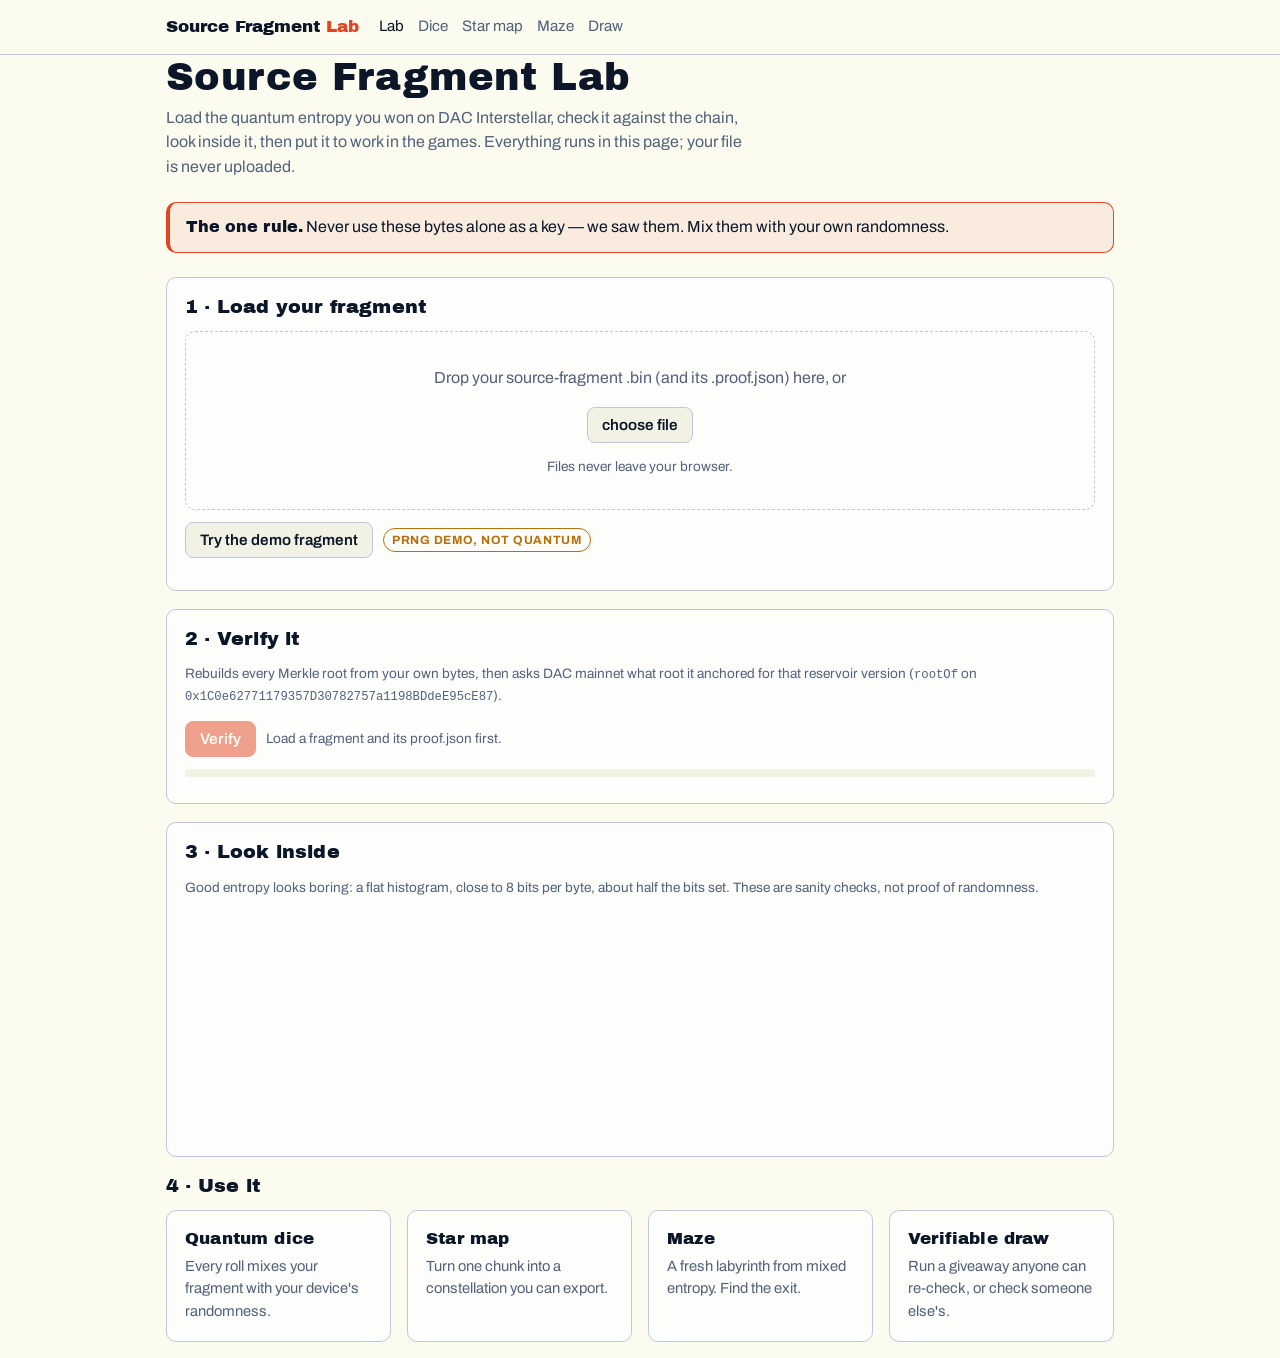
<file: web/index.html>
<!doctype html>
<html lang="en">
<head>
  <meta charset="utf-8">
  <meta name="viewport" content="width=device-width, initial-scale=1">
  <title>Source Fragment Lab</title>
  <meta name="description" content="Verify and explore a Source Fragment — quantum entropy won on DAC Interstellar — entirely in your browser.">
  <link rel="stylesheet" href="assets/style.css">
</head>
<body>
  <main class="wrap">
    <h1>Source Fragment Lab</h1>
    <p class="lede">Load the quantum entropy you won on DAC Interstellar, check it against the chain, look inside it, then put it to work in the games. Everything runs in this page; your file is never uploaded.</p>
    <p class="rule"><strong>The one rule.</strong> <span id="rule"></span></p>

    <section class="card">
      <h2>1 · Load your fragment</h2>
      <div id="loader"></div>
      <div id="status" style="margin-top:12px"></div>
    </section>

    <section class="card" id="verify-card">
      <h2>2 · Verify it</h2>
      <p class="small muted">Rebuilds every Merkle root from your own bytes, then asks DAC mainnet what root it anchored for that reservoir version (<code>rootOf</code> on <code id="anchor"></code>).</p>
      <div class="row"><button class="primary" id="verify" disabled>Verify</button><span id="verify-note" class="small muted">Load a fragment and its proof.json first.</span></div>
      <div class="meter" style="margin-top:12px"><div id="verify-bar"></div></div>
      <ul class="status-list" id="verify-out" style="margin-top:8px"></ul>
    </section>

    <section class="card">
      <h2>3 · Look inside</h2>
      <p class="small muted">Good entropy looks boring: a flat histogram, close to 8 bits per byte, about half the bits set. These are sanity checks, not proof of randomness.</p>
      <canvas id="histogram" width="768" height="180" aria-label="Byte value histogram"></canvas>
      <div class="grid" id="stats" style="margin-top:14px"></div>
    </section>

    <section>
      <h2>4 · Use it</h2>
      <div class="grid games">
        <a class="card" href="dice.html"><h3>Quantum dice</h3><p>Every roll mixes your fragment with your device's randomness.</p></a>
        <a class="card" href="starmap.html"><h3>Star map</h3><p>Turn one chunk into a constellation you can export.</p></a>
        <a class="card" href="maze.html"><h3>Maze</h3><p>A fresh labyrinth from mixed entropy. Find the exit.</p></a>
        <a class="card" href="draw.html"><h3>Verifiable draw</h3><p>Run a giveaway anyone can re-check, or check someone else's.</p></a>
      </div>
    </section>
  </main>
  <script type="module" src="pages/lab.js"></script>
</body>
</html>
</file>
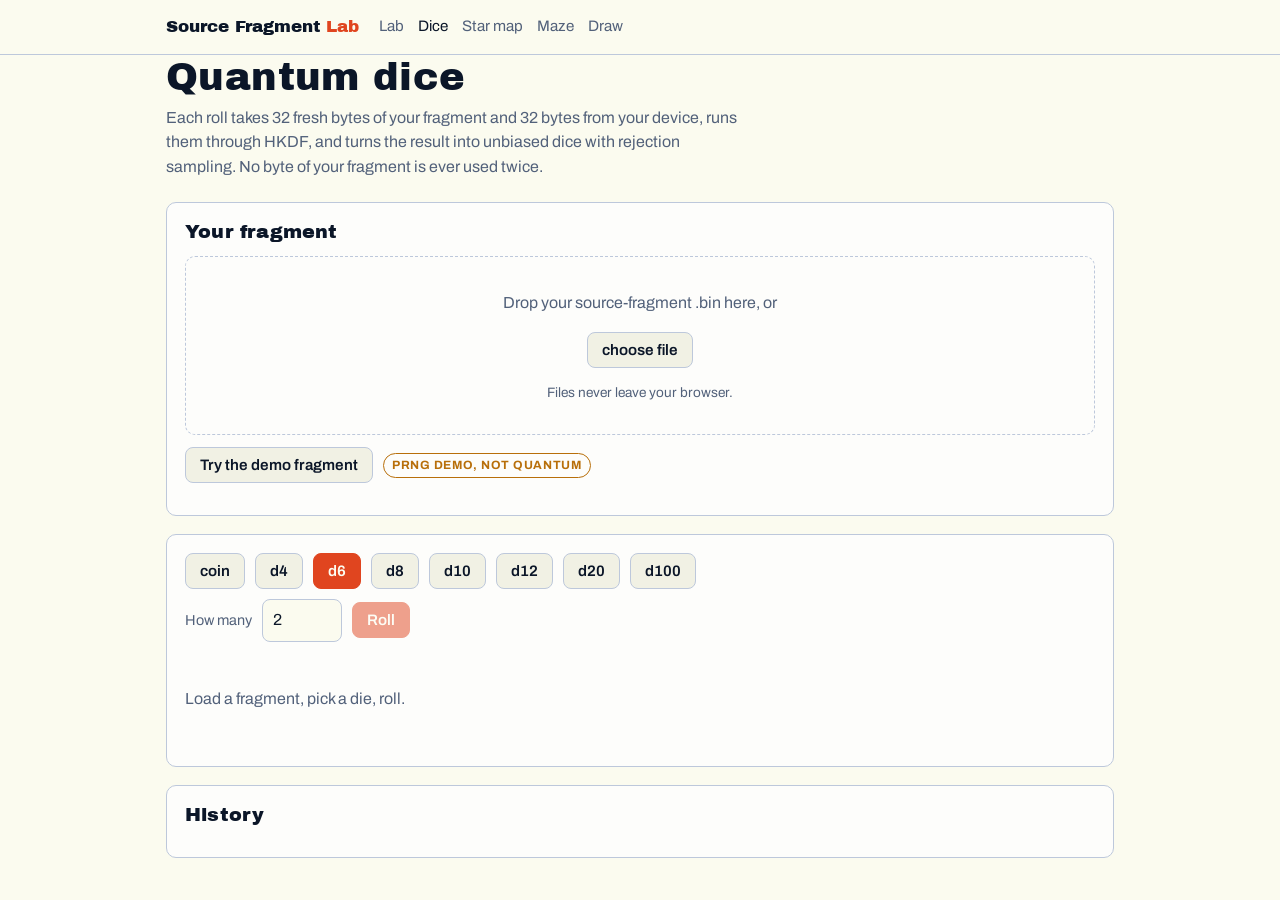
<file: web/dice.html>
<!doctype html>
<html lang="en">
<head>
  <meta charset="utf-8">
  <meta name="viewport" content="width=device-width, initial-scale=1">
  <title>Quantum Dice</title>
  <meta name="description" content="Dice and coins rolled from your Source Fragment mixed with your device's randomness.">
  <link rel="stylesheet" href="assets/style.css">
  <style>
    .tray { display: flex; flex-wrap: wrap; gap: 12px; min-height: 96px; align-items: center; }
    .die {
      width: 78px; height: 78px; border-radius: 14px; display: grid; place-items: center;
      background: var(--surface-2); border: 1px solid var(--border); position: relative;
      font-family: var(--font-display); font-size: 1.8rem;
    }
    .die small { position: absolute; top: 5px; left: 8px; font: 600 0.7rem var(--font-body); color: var(--muted); }
    .die.coin { border-radius: 50%; font-size: 1rem; text-transform: uppercase; }
    .die.max { border-color: var(--accent); color: var(--accent); }
    .die.rolling { animation: tumble 0.55s cubic-bezier(.3,1.4,.5,1); }
    @keyframes tumble {
      0% { transform: rotate(-200deg) scale(0.4); opacity: 0; }
      100% { transform: rotate(0) scale(1); opacity: 1; }
    }
    .kinds button[aria-pressed='true'] { background: var(--accent); color: var(--accent-text); border-color: var(--accent); }
    #history li { font-family: var(--font-mono); font-size: 0.85rem; }
  </style>
</head>
<body>
  <main class="wrap">
    <h1>Quantum dice</h1>
    <p class="lede">Each roll takes 32 fresh bytes of your fragment and 32 bytes from your device, runs them through HKDF, and turns the result into unbiased dice with rejection sampling. No byte of your fragment is ever used twice.</p>

    <section class="card" id="load-card">
      <h2>Your fragment</h2>
      <div id="loader"></div>
      <div id="status" style="margin-top:12px"></div>
    </section>

    <section class="card stack">
      <div class="row kinds" id="kinds" role="group" aria-label="Die"></div>
      <div class="row">
        <label for="count">How many</label>
        <input id="count" type="number" min="1" max="20" value="2" style="width:5rem">
        <button class="primary" id="roll" disabled>Roll</button>
        <span id="total" class="stat"></span>
      </div>
      <div class="tray" id="tray" aria-live="polite"><p class="muted">Load a fragment, pick a die, roll.</p></div>
    </section>

    <section class="card">
      <h2>History</h2>
      <ol id="history" class="small" reversed></ol>
    </section>
  </main>
  <script type="module" src="pages/dice.js"></script>
</body>
</html>
</file>
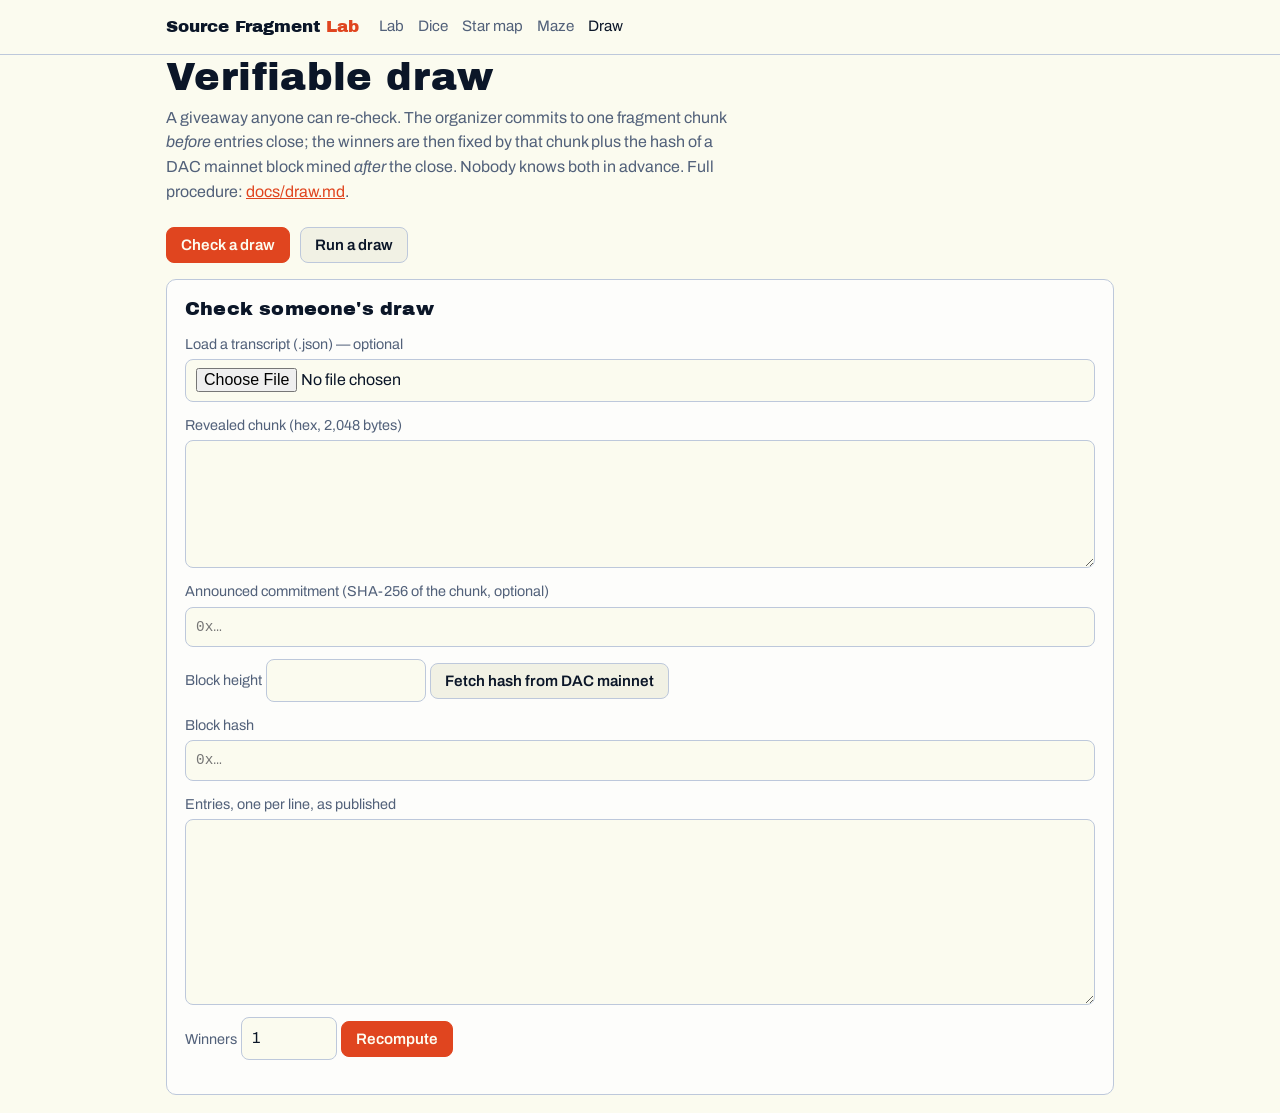
<file: web/draw.html>
<!doctype html>
<html lang="en">
<head>
  <meta charset="utf-8">
  <meta name="viewport" content="width=device-width, initial-scale=1">
  <title>Verifiable Draw</title>
  <meta name="description" content="Run or check a giveaway draw from a committed Source Fragment chunk and a future DAC block hash.">
  <link rel="stylesheet" href="assets/style.css">
  <style>
    .tabs button[aria-selected='true'] { background: var(--accent); color: var(--accent-text); border-color: var(--accent); }
    .field { display: grid; gap: 4px; margin-bottom: 12px; }
    #winners li, #run-winners li { font-family: var(--font-display); font-size: 1.1rem; }
    .kv { display: grid; grid-template-columns: max-content minmax(0, 1fr); gap: 4px 12px; font-size: 0.88rem; }
    .kv dt { color: var(--muted); } .kv dd { margin: 0; }
  </style>
</head>
<body>
  <main class="wrap">
    <h1>Verifiable draw</h1>
    <p class="lede">A giveaway anyone can re-check. The organizer commits to one fragment chunk <em>before</em> entries close; the winners are then fixed by that chunk plus the hash of a DAC mainnet block mined <em>after</em> the close. Nobody knows both in advance. Full procedure: <a href="https://github.com/dacblockchain/source-fragment-lab/blob/main/docs/draw.md">docs/draw.md</a>.</p>
    <div class="row tabs" role="tablist" style="margin-bottom:16px">
      <button role="tab" aria-selected="true" data-tab="verify">Check a draw</button>
      <button role="tab" aria-selected="false" data-tab="run">Run a draw</button>
    </div>

    <section class="card" id="tab-verify">
      <h2>Check someone's draw</h2>
      <div class="field"><label for="v-transcript">Load a transcript (.json) — optional</label><input id="v-transcript" type="file" accept=".json,application/json"></div>
      <div class="field"><label for="v-chunk">Revealed chunk (hex, 2,048 bytes)</label><textarea id="v-chunk" rows="4" spellcheck="false"></textarea></div>
      <div class="field"><label for="v-commit">Announced commitment (SHA-256 of the chunk, optional)</label><input id="v-commit" class="mono" spellcheck="false" placeholder="0x…"></div>
      <div class="row field">
        <label for="v-height">Block height</label><input id="v-height" type="number" min="0" style="width:10rem">
        <button id="v-fetch" type="button">Fetch hash from DAC mainnet</button>
      </div>
      <div class="field"><label for="v-hash">Block hash</label><input id="v-hash" class="mono" spellcheck="false" placeholder="0x…"></div>
      <div class="field"><label for="v-entries">Entries, one per line, as published</label><textarea id="v-entries" rows="8"></textarea></div>
      <div class="row field"><label for="v-k">Winners</label><input id="v-k" type="number" min="1" value="1" style="width:6rem"><button class="primary" id="v-run" type="button">Recompute</button></div>
      <ul class="status-list" id="v-out"></ul>
      <ol id="winners"></ol>
    </section>

    <section class="card" id="tab-run" hidden>
      <h2>Run your own draw</h2>
      <div id="loader"></div>
      <div id="status" style="margin-top:12px"></div>
      <h3 style="margin-top:20px">Step 1 · Reserve a chunk and announce it</h3>
      <p class="small muted">Reserves the next whole unused chunk of your fragment. It will become public when you reveal it, so it is marked used and never feeds a secret.</p>
      <button id="r-reserve" disabled>Reserve chunk</button>
      <dl class="kv" id="r-announce" style="margin-top:12px"></dl>
      <h3 style="margin-top:20px">Step 2 · After entries close and block H is mined</h3>
      <div class="row field"><label for="r-height">Block height H</label><input id="r-height" type="number" min="0" style="width:10rem"></div>
      <div class="field"><label for="r-entries">Entries, one per line</label><textarea id="r-entries" rows="8"></textarea></div>
      <div class="row field"><label for="r-k">Winners</label><input id="r-k" type="number" min="1" value="1" style="width:6rem"><button class="primary" id="r-run" type="button" disabled>Draw</button></div>
      <p id="r-note" class="small muted"></p>
      <ol id="run-winners"></ol>
      <a class="button" id="r-transcript" hidden>Download transcript</a>
    </section>
  </main>
  <script type="module" src="pages/draw.js"></script>
</body>
</html>
</file>
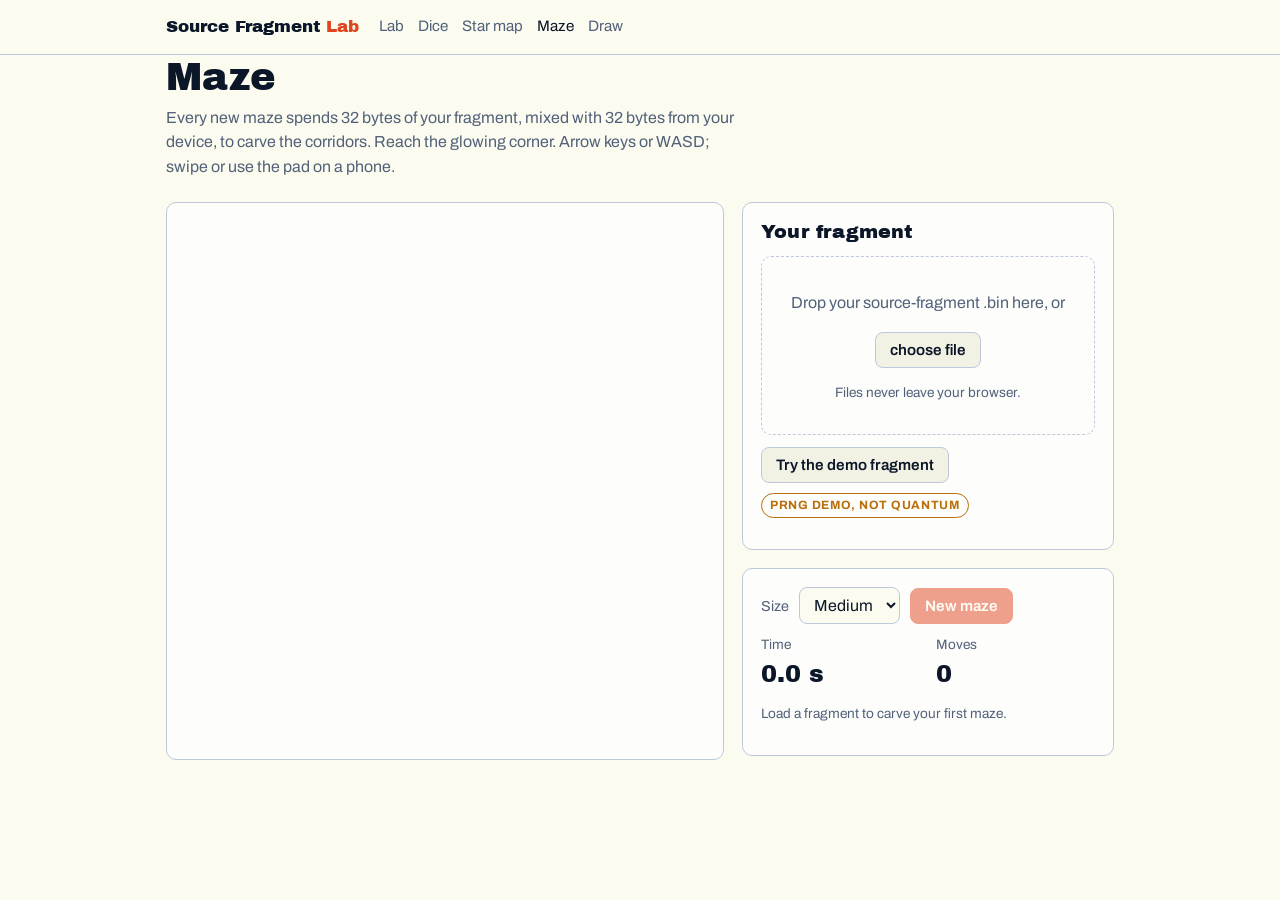
<file: web/maze.html>
<!doctype html>
<html lang="en">
<head>
  <meta charset="utf-8">
  <meta name="viewport" content="width=device-width, initial-scale=1">
  <title>Fragment Maze</title>
  <meta name="description" content="A labyrinth carved by your Source Fragment mixed with your device's randomness.">
  <link rel="stylesheet" href="assets/style.css">
  <style>
    .layout { display: grid; gap: 18px; grid-template-columns: minmax(0, 1fr); }
    @media (min-width: 860px) { .layout { grid-template-columns: minmax(0, 1.5fr) minmax(0, 1fr); } }
    #board { width: 100%; height: auto; aspect-ratio: 1; touch-action: none; border-radius: var(--radius); }
    .pad { display: grid; grid-template-columns: repeat(3, 56px); gap: 6px; justify-content: center; margin-top: 12px; }
    .pad button { height: 48px; padding: 0; font-size: 1.2rem; }
    .pad .up { grid-column: 2; } .pad .left { grid-column: 1; grid-row: 2; } .pad .down { grid-column: 2; grid-row: 2; } .pad .right { grid-column: 3; grid-row: 2; }
    @media (hover: hover) and (pointer: fine) { .pad { display: none; } }
  </style>
</head>
<body>
  <main class="wrap">
    <h1>Maze</h1>
    <p class="lede">Every new maze spends 32 bytes of your fragment, mixed with 32 bytes from your device, to carve the corridors. Reach the glowing corner. Arrow keys or WASD; swipe or use the pad on a phone.</p>
    <div class="layout">
      <section class="card" style="padding:10px">
        <canvas id="board" width="880" height="880" aria-label="Maze"></canvas>
        <div class="pad" aria-label="Move">
          <button class="up" data-dir="up" aria-label="Up">↑</button>
          <button class="left" data-dir="left" aria-label="Left">←</button>
          <button class="down" data-dir="down" aria-label="Down">↓</button>
          <button class="right" data-dir="right" aria-label="Right">→</button>
        </div>
      </section>
      <div>
        <section class="card">
          <h2>Your fragment</h2>
          <div id="loader"></div>
          <div id="status" style="margin-top:12px"></div>
        </section>
        <section class="card stack">
          <div class="row">
            <label for="size">Size</label>
            <select id="size"><option value="11">Small</option><option value="19" selected>Medium</option><option value="29">Large</option></select>
            <button class="primary" id="new" disabled>New maze</button>
          </div>
          <div class="grid" style="grid-template-columns: 1fr 1fr">
            <div><div class="small muted">Time</div><div class="stat" id="time">0.0 s</div></div>
            <div><div class="small muted">Moves</div><div class="stat" id="moves">0</div></div>
          </div>
          <p id="message" class="small muted" aria-live="polite">Load a fragment to carve your first maze.</p>
        </section>
      </div>
    </div>
  </main>
  <script type="module" src="pages/maze.js"></script>
</body>
</html>
</file>
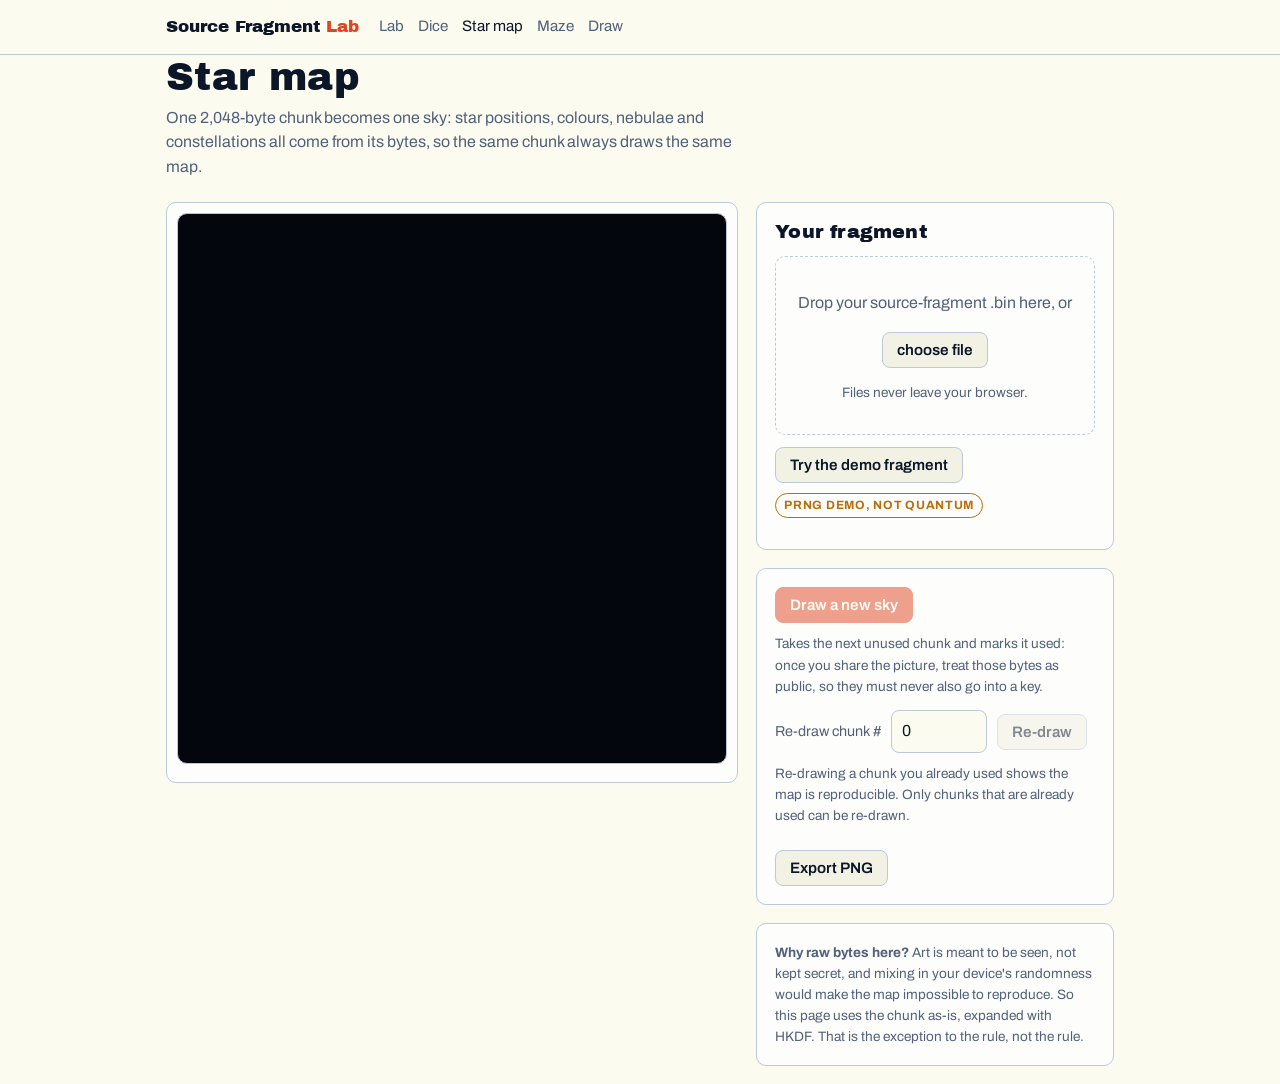
<file: web/starmap.html>
<!doctype html>
<html lang="en">
<head>
  <meta charset="utf-8">
  <meta name="viewport" content="width=device-width, initial-scale=1">
  <title>Fragment Star Map</title>
  <meta name="description" content="A generative star map drawn deterministically from one chunk of your Source Fragment.">
  <link rel="stylesheet" href="assets/style.css">
  <style>
    #sky { width: 100%; height: auto; aspect-ratio: 1; border-radius: var(--radius); border: 1px solid var(--border); background: #03060d; }
    .layout { display: grid; gap: 18px; grid-template-columns: minmax(0, 1fr); }
    @media (min-width: 860px) { .layout { grid-template-columns: minmax(0, 1.6fr) minmax(0, 1fr); } }
  </style>
</head>
<body>
  <main class="wrap">
    <h1>Star map</h1>
    <p class="lede">One 2,048-byte chunk becomes one sky: star positions, colours, nebulae and constellations all come from its bytes, so the same chunk always draws the same map.</p>

    <div class="layout">
      <section class="card" style="padding:10px">
        <canvas id="sky" width="1200" height="1200" aria-label="Generated star map"></canvas>
        <p id="caption" class="small muted mono" style="margin:8px 4px 0"></p>
      </section>
      <div>
        <section class="card">
          <h2>Your fragment</h2>
          <div id="loader"></div>
          <div id="status" style="margin-top:12px"></div>
        </section>
        <section class="card stack">
          <button class="primary" id="next" disabled>Draw a new sky</button>
          <p class="small muted">Takes the next unused chunk and marks it used: once you share the picture, treat those bytes as public, so they must never also go into a key.</p>
          <div class="row">
            <label for="index">Re-draw chunk #</label>
            <input id="index" type="number" min="0" value="0" style="width:6rem">
            <button id="redraw" disabled>Re-draw</button>
          </div>
          <p class="small muted">Re-drawing a chunk you already used shows the map is reproducible. Only chunks that are already used can be re-drawn.</p>
          <a class="button" id="download" download="star-map.png" aria-disabled="true">Export PNG</a>
        </section>
        <section class="card small muted">
          <strong>Why raw bytes here?</strong> Art is meant to be seen, not kept secret, and mixing in your device's randomness would make the map impossible to reproduce. So this page uses the chunk as-is, expanded with HKDF. That is the exception to the rule, not the rule.
        </section>
      </div>
    </div>
  </main>
  <script type="module" src="pages/starmap.js"></script>
</body>
</html>
</file>
<file: web/assets/style.css>
@import url('https://fonts.googleapis.com/css2?family=Archivo+Black&family=Archivo:wght@400;500;600;700&display=swap');

:root {
  --bg: hsl(217 55% 7%);
  --surface: hsl(217 45% 11%);
  --surface-2: hsl(217 40% 15%);
  --text: hsl(60 60% 94%);
  --muted: hsl(217 20% 68%);
  --border: hsl(217 30% 22%);
  --accent: hsl(12 76% 58%);
  --accent-text: hsl(217 55% 7%);
  --ok: hsl(152 55% 50%);
  --warn: hsl(40 90% 60%);
  --bad: hsl(0 72% 62%);
  --font-display: 'Archivo Black', system-ui, sans-serif;
  --font-body: 'Archivo', system-ui, sans-serif;
  --font-mono: ui-monospace, 'SFMono-Regular', Menlo, Consolas, monospace;
  --radius: 10px;
  color-scheme: dark;
}

@media (prefers-color-scheme: light) {
  :root:not([data-theme='dark']) {
    --bg: hsl(60 60% 96%);
    --surface: hsl(60 40% 99%);
    --surface-2: hsl(60 30% 92%);
    --text: hsl(217 55% 10%);
    --muted: hsl(217 20% 40%);
    --border: hsl(217 30% 80%);
    --accent: hsl(12 76% 50%);
    --accent-text: hsl(60 77% 97%);
    --ok: hsl(152 60% 32%);
    --warn: hsl(35 90% 38%);
    --bad: hsl(0 72% 45%);
    color-scheme: light;
  }
}

* { box-sizing: border-box; }
html { -webkit-text-size-adjust: 100%; }
body {
  margin: 0;
  background: var(--bg);
  color: var(--text);
  font: 16px/1.55 var(--font-body);
}
a { color: var(--accent); }
h1, h2, h3 { font-family: var(--font-display); font-weight: 400; line-height: 1.15; letter-spacing: 0.01em; }
h1 { font-size: clamp(1.7rem, 5vw, 2.4rem); margin: 0 0 0.4rem; }
h2 { font-size: 1.2rem; margin: 0 0 0.8rem; }
code, .mono { font-family: var(--font-mono); font-size: 0.9em; overflow-wrap: anywhere; }

.wrap { max-width: 980px; margin: 0 auto; padding: 0 16px; }
header.site { border-bottom: 1px solid var(--border); }
header.site .wrap { display: flex; flex-wrap: wrap; align-items: center; gap: 8px 20px; padding-block: 14px; }
.brand { font-family: var(--font-display); color: var(--text); text-decoration: none; font-size: 1.05rem; }
.brand span { color: var(--accent); }
nav.site { display: flex; flex-wrap: wrap; gap: 4px 14px; font-size: 0.95rem; }
nav.site a { color: var(--muted); text-decoration: none; }
nav.site a[aria-current='page'], nav.site a:hover { color: var(--text); }
main { padding-block: 28px 64px; }
.lede { color: var(--muted); max-width: 64ch; margin: 0 0 1.4rem; }

.rule {
  border: 1px solid var(--accent);
  border-left-width: 4px;
  border-radius: var(--radius);
  padding: 12px 16px;
  margin: 0 0 24px;
  background: color-mix(in srgb, var(--accent) 8%, transparent);
}
.rule strong { font-family: var(--font-display); font-weight: 400; }

.card { background: var(--surface); border: 1px solid var(--border); border-radius: var(--radius); padding: 18px; margin-bottom: 18px; }
.grid { display: grid; gap: 16px; grid-template-columns: repeat(auto-fit, minmax(220px, 1fr)); }
.row { display: flex; flex-wrap: wrap; align-items: center; gap: 10px; }
.stack > * + * { margin-top: 10px; }

button, .button {
  font: 600 0.95rem var(--font-body);
  border-radius: 8px;
  border: 1px solid var(--border);
  background: var(--surface-2);
  color: var(--text);
  padding: 9px 14px;
  cursor: pointer;
  text-decoration: none;
  display: inline-block;
}
button:hover:not(:disabled), .button:hover { border-color: var(--accent); }
button.primary { background: var(--accent); color: var(--accent-text); border-color: var(--accent); }
button:disabled { opacity: 0.5; cursor: not-allowed; }
input, textarea, select {
  font: inherit;
  color: var(--text);
  background: var(--bg);
  border: 1px solid var(--border);
  border-radius: 8px;
  padding: 8px 10px;
  max-width: 100%;
}
textarea { width: 100%; min-height: 8rem; font-family: var(--font-mono); font-size: 0.85rem; }
label { font-size: 0.9rem; color: var(--muted); }
:focus-visible { outline: 2px solid var(--accent); outline-offset: 2px; }

.drop {
  border: 1.5px dashed var(--border);
  border-radius: var(--radius);
  padding: 18px;
  text-align: center;
  color: var(--muted);
}
.drop.over { border-color: var(--accent); color: var(--text); }
.tag { display: inline-block; font-size: 0.75rem; font-weight: 700; letter-spacing: 0.06em; text-transform: uppercase; padding: 2px 8px; border-radius: 999px; border: 1px solid currentColor; }
.tag.demo { color: var(--warn); }
.ok { color: var(--ok); }
.bad { color: var(--bad); }
.warn { color: var(--warn); }
.muted { color: var(--muted); }
.small { font-size: 0.85rem; }

.stat { font-family: var(--font-display); font-size: 1.5rem; }
.meter { height: 8px; border-radius: 999px; background: var(--surface-2); overflow: hidden; }
.meter > div { height: 100%; background: var(--accent); width: 0; transition: width 0.3s; }

.status-list { list-style: none; padding: 0; margin: 0; }
.status-list li { padding: 8px 0; border-top: 1px solid var(--border); }
.status-list li:first-child { border-top: 0; }

canvas { display: block; max-width: 100%; }
.games a.card { display: block; text-decoration: none; color: inherit; }
.games a.card:hover { border-color: var(--accent); }
.games h3 { margin: 0 0 6px; font-size: 1.05rem; }
.games p { margin: 0; color: var(--muted); font-size: 0.92rem; }

@media (prefers-reduced-motion: reduce) {
  *, *::before, *::after { animation-duration: 0.01ms !important; transition-duration: 0.01ms !important; }
}
.row.field { display: flex; }
.layout { align-items: start; }
#histogram { width: 100%; height: auto; }
</file>
